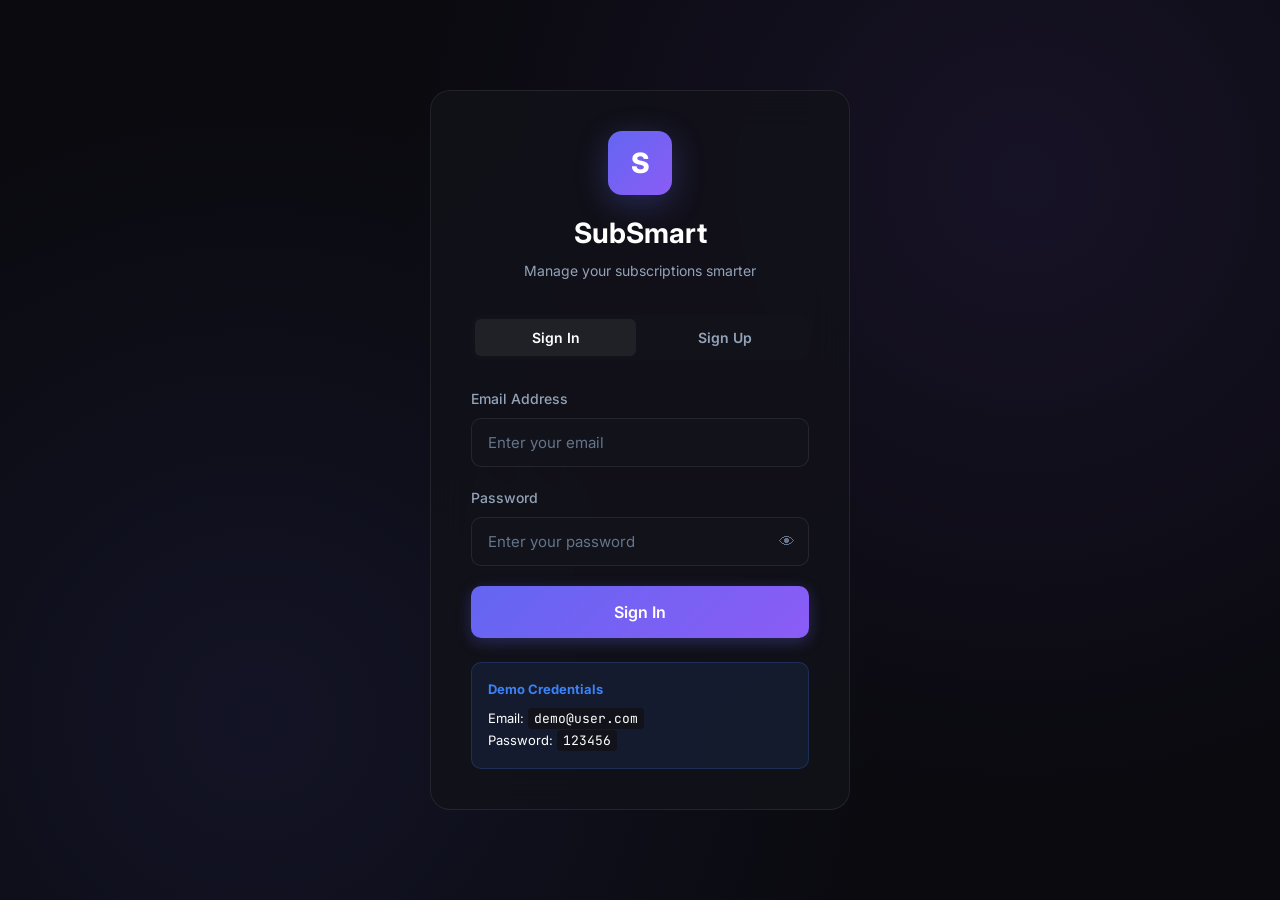
<file: index.html>
<!DOCTYPE html>
<html lang="en">
<head>
  <meta charset="UTF-8">
  <meta name="viewport" content="width=device-width, initial-scale=1.0">
  <title>SubSmart – OTT Subscription Manager</title>
  <link rel="stylesheet" href="css/style.css">
  <style>
    .auth-container {
      min-height: 100vh;
      display: flex;
      align-items: center;
      justify-content: center;
      padding: 20px;
      background: var(--bg-primary);
      position: relative;
      overflow: hidden;
    }

    .auth-bg-pattern {
      position: absolute;
      inset: 0;
      background-image: 
        radial-gradient(circle at 20% 80%, rgba(99, 102, 241, 0.1) 0%, transparent 50%),
        radial-gradient(circle at 80% 20%, rgba(139, 92, 246, 0.1) 0%, transparent 50%);
      pointer-events: none;
    }

    .auth-card {
      width: 100%;
      max-width: 420px;
      background: var(--bg-glass);
      backdrop-filter: blur(20px);
      border: 1px solid var(--border-color);
      border-radius: var(--radius-xl);
      padding: 40px;
      position: relative;
      z-index: 1;
      animation: scaleIn 0.4s ease;
    }

    .auth-logo {
      text-align: center;
      margin-bottom: 32px;
    }

    .auth-logo-icon {
      width: 64px;
      height: 64px;
      background: var(--accent-gradient);
      border-radius: var(--radius-lg);
      display: inline-flex;
      align-items: center;
      justify-content: center;
      font-size: 28px;
      font-weight: 800;
      margin-bottom: 16px;
      box-shadow: 0 8px 32px rgba(99, 102, 241, 0.3);
    }

    .auth-logo h1 {
      font-size: 28px;
      font-weight: 700;
      margin-bottom: 4px;
    }

    .auth-logo p {
      color: var(--text-secondary);
      font-size: 14px;
    }

    .auth-tabs {
      display: flex;
      gap: 8px;
      margin-bottom: 28px;
      background: var(--bg-secondary);
      padding: 4px;
      border-radius: var(--radius-md);
    }

    .auth-tab {
      flex: 1;
      padding: 10px;
      text-align: center;
      font-size: 14px;
      font-weight: 600;
      color: var(--text-secondary);
      border-radius: var(--radius-sm);
      transition: all var(--transition-normal);
    }

    .auth-tab.active {
      background: var(--bg-card-hover);
      color: var(--text-primary);
    }

    .auth-tab:hover:not(.active) {
      color: var(--text-primary);
    }

    .auth-form {
      display: none;
    }

    .auth-form.active {
      display: block;
      animation: fadeIn 0.3s ease;
    }

    .password-strength {
      height: 4px;
      background: var(--bg-tertiary);
      border-radius: var(--radius-full);
      margin-top: 8px;
      overflow: hidden;
    }

    .password-strength-bar {
      height: 100%;
      width: 0%;
      transition: all var(--transition-normal);
      border-radius: var(--radius-full);
    }

    .password-strength-bar.weak { width: 33%; background: var(--danger); }
    .password-strength-bar.medium { width: 66%; background: var(--warning); }
    .password-strength-bar.strong { width: 100%; background: var(--success); }

    .demo-credentials {
      margin-top: 24px;
      padding: 16px;
      background: var(--info-bg);
      border: 1px solid rgba(59, 130, 246, 0.2);
      border-radius: var(--radius-md);
      font-size: 13px;
    }

    .demo-credentials strong {
      color: var(--info);
      display: block;
      margin-bottom: 8px;
    }

    .demo-credentials code {
      font-family: var(--font-mono);
      background: var(--bg-secondary);
      padding: 2px 6px;
      border-radius: 4px;
      color: var(--text-primary);
    }

    .auth-footer {
      text-align: center;
      margin-top: 24px;
      padding-top: 24px;
      border-top: 1px solid var(--border-color);
      font-size: 13px;
      color: var(--text-secondary);
    }

    .auth-footer a {
      color: var(--accent-primary);
      font-weight: 500;
    }

    .auth-footer a:hover {
      text-decoration: underline;
    }

    .checkbox-wrapper {
      display: flex;
      align-items: flex-start;
      gap: 10px;
      margin-bottom: 20px;
    }

    .checkbox-wrapper input[type="checkbox"] {
      width: 18px;
      height: 18px;
      accent-color: var(--accent-primary);
      margin-top: 2px;
    }

    .checkbox-wrapper label {
      font-size: 14px;
      color: var(--text-secondary);
      line-height: 1.5;
    }

    .checkbox-wrapper label a {
      color: var(--accent-primary);
    }

    .error-message {
      display: none;
      padding: 12px 16px;
      background: var(--danger-bg);
      border: 1px solid rgba(239, 68, 68, 0.3);
      border-radius: var(--radius-md);
      color: var(--danger);
      font-size: 14px;
      margin-bottom: 20px;
      align-items: center;
      gap: 8px;
    }

    .error-message.show {
      display: flex;
      animation: shake 0.4s ease;
    }

    .success-animation {
      display: none;
      text-align: center;
      padding: 40px;
    }

    .success-animation.show {
      display: block;
      animation: scaleIn 0.4s ease;
    }

    .success-checkmark {
      width: 80px;
      height: 80px;
      background: var(--success);
      border-radius: 50%;
      display: inline-flex;
      align-items: center;
      justify-content: center;
      font-size: 40px;
      margin-bottom: 20px;
      animation: bounce 0.6s ease;
    }

    .success-animation h3 {
      font-size: 20px;
      margin-bottom: 8px;
    }

    .success-animation p {
      color: var(--text-secondary);
      font-size: 14px;
    }

    @media (max-width: 480px) {
      .auth-card {
        padding: 28px 20px;
      }
    }
  </style>
</head>
<body>
  <div class="auth-container">
    <div class="auth-bg-pattern"></div>
    
    <div class="auth-card">
      <div class="auth-logo">
        <div class="auth-logo-icon">S</div>
        <h1>SubSmart</h1>
        <p>Manage your subscriptions smarter</p>
      </div>

      <div class="auth-tabs">
        <button class="auth-tab active" data-tab="login">Sign In</button>
        <button class="auth-tab" data-tab="signup">Sign Up</button>
      </div>

      <div id="login-form" class="auth-form active">
        <div class="error-message" id="login-error">
          <span>⚠</span>
          <span class="error-text"></span>
        </div>

        <div class="input-group">
          <label class="input-label">Email Address</label>
          <div class="input-wrapper">
            <input type="email" class="input-field" id="login-email" placeholder="Enter your email" required>
          </div>
        </div>

        <div class="input-group">
          <label class="input-label">Password</label>
          <div class="input-wrapper">
            <input type="password" class="input-field" id="login-password" placeholder="Enter your password" required>
            <span class="toggle-password" data-target="login-password">👁</span>
          </div>
        </div>

        <button class="btn btn-primary btn-lg" style="width: 100%" id="login-btn">
          Sign In
        </button>

        <div class="demo-credentials">
          <strong>Demo Credentials</strong>
          Email: <code>demo@user.com</code><br>
          Password: <code>123456</code>
        </div>
      </div>

      <div id="signup-form" class="auth-form">
        <div class="input-group">
          <label class="input-label">Full Name</label>
          <input type="text" class="input-field" id="signup-name" placeholder="Enter your name">
        </div>

        <div class="input-group">
          <label class="input-label">Email Address</label>
          <input type="email" class="input-field" id="signup-email" placeholder="Enter your email" required>
        </div>

        <div class="input-group">
          <label class="input-label">Password</label>
          <div class="input-wrapper">
            <input type="password" class="input-field" id="signup-password" placeholder="Create a password" required>
            <span class="toggle-password" data-target="signup-password">👁</span>
          </div>
          <div class="password-strength">
            <div class="password-strength-bar" id="password-strength"></div>
          </div>
        </div>

        <div class="input-group">
          <label class="input-label">Confirm Password</label>
          <div class="input-wrapper">
            <input type="password" class="input-field" id="signup-confirm" placeholder="Confirm your password" required>
            <span class="toggle-password" data-target="signup-confirm">👁</span>
          </div>
        </div>

        <div class="checkbox-wrapper">
          <input type="checkbox" id="terms">
          <label for="terms">I agree to the <a href="#">Terms of Service</a> and <a href="#">Privacy Policy</a></label>
        </div>

        <button class="btn btn-primary btn-lg" style="width: 100%" id="signup-btn">
          Create Account
        </button>
      </div>

      <div id="success-animation" class="success-animation">
        <div class="success-checkmark">✓</div>
        <h3>Welcome!</h3>
        <p>Redirecting to your dashboard...</p>
      </div>
    </div>
  </div>

  <script src="js/data.js"></script>
  <script>
    document.addEventListener('DOMContentLoaded', () => {
      if (Auth.isAuthenticated()) {
        window.location.href = 'dashboard.html';
        return;
      }

      const tabs = document.querySelectorAll('.auth-tab');
      const forms = document.querySelectorAll('.auth-form');
      const loginBtn = document.getElementById('login-btn');
      const signupBtn = document.getElementById('signup-btn');
      const loginError = document.getElementById('login-error');
      const passwordStrength = document.getElementById('password-strength');

      tabs.forEach(tab => {
        tab.addEventListener('click', () => {
          const targetTab = tab.dataset.tab;
          
          tabs.forEach(t => t.classList.remove('active'));
          tab.classList.add('active');
          
          forms.forEach(form => {
            form.classList.remove('active');
            if (form.id === `${targetTab}-form`) {
              form.classList.add('active');
            }
          });
          
          loginError.classList.remove('show');
        });
      });

      document.querySelectorAll('.toggle-password').forEach(toggle => {
        toggle.addEventListener('click', () => {
          const input = document.getElementById(toggle.dataset.target);
          input.type = input.type === 'password' ? 'text' : 'password';
          toggle.textContent = input.type === 'password' ? '👁' : '🙈';
        });
      });

      const checkPasswordStrength = (password) => {
        let strength = 0;
        if (password.length >= 6) strength++;
        if (password.length >= 10) strength++;
        if (/[A-Z]/.test(password) && /[a-z]/.test(password)) strength++;
        if (/[0-9]/.test(password)) strength++;
        if (/[^A-Za-z0-9]/.test(password)) strength++;
        
        return strength;
      };

      document.getElementById('signup-password').addEventListener('input', (e) => {
        const strength = checkPasswordStrength(e.target.value);
        passwordStrength.className = 'password-strength-bar';
        if (strength <= 2) passwordStrength.classList.add('weak');
        else if (strength <= 3) passwordStrength.classList.add('medium');
        else passwordStrength.classList.add('strong');
      });

      loginBtn.addEventListener('click', async () => {
        const email = document.getElementById('login-email').value.trim();
        const password = document.getElementById('login-password').value;

        if (!email || !password) {
          loginError.querySelector('.error-text').textContent = 'Please fill in all fields';
          loginError.classList.add('show');
          return;
        }

        if (!this.validateEmail(email)) {
          loginError.querySelector('.error-text').textContent = 'Please enter a valid email address';
          loginError.classList.add('show');
          return;
        }

        UI.showLoading(loginBtn);
        loginError.classList.remove('show');

        try {
          await Auth.login(email, password);
          document.getElementById('login-form').style.display = 'none';
          document.querySelector('.auth-logo').style.display = 'none';
          document.querySelector('.auth-tabs').style.display = 'none';
          document.getElementById('success-animation').classList.add('show');
          
          setTimeout(() => {
            window.location.href = 'dashboard.html';
          }, 1500);
        } catch (error) {
          loginError.querySelector('.error-text').textContent = error.message;
          loginError.classList.add('show');
          UI.hideLoading(loginBtn);
        }
      });

      signupBtn.addEventListener('click', async () => {
        const name = document.getElementById('signup-name').value.trim();
        const email = document.getElementById('signup-email').value.trim();
        const password = document.getElementById('signup-password').value;
        const confirm = document.getElementById('signup-confirm').value;
        const terms = document.getElementById('terms').checked;

        if (!email || !password || !confirm) {
          UI.showToast('Please fill in all required fields', 'error');
          return;
        }

        if (!this.validateEmail(email)) {
          UI.showToast('Please enter a valid email address', 'error');
          return;
        }

        if (password.length < 6) {
          UI.showToast('Password must be at least 6 characters', 'error');
          return;
        }

        if (password !== confirm) {
          UI.showToast('Passwords do not match', 'error');
          return;
        }

        if (!terms) {
          UI.showToast('Please accept the terms and conditions', 'error');
          return;
        }

        UI.showLoading(signupBtn);

        try {
          await Auth.signup(email, password, name);
          document.getElementById('signup-form').style.display = 'none';
          document.querySelector('.auth-logo').style.display = 'none';
          document.querySelector('.auth-tabs').style.display = 'none';
          document.getElementById('success-animation').classList.add('show');
          
          setTimeout(() => {
            window.location.href = 'dashboard.html';
          }, 1500);
        } catch (error) {
          UI.showToast('An error occurred. Please try again.', 'error');
          UI.hideLoading(signupBtn);
        }
      });

      this.validateEmail = (email) => {
        return /^[^\s@]+@[^\s@]+\.[^\s@]+$/.test(email);
      };
    });
  </script>
</body>
</html>
</file>
<file: css/style.css>
@import url('https://fonts.googleapis.com/css2?family=Inter:wght@300;400;500;600;700;800&family=JetBrains+Mono:wght@400;500;600&display=swap');

:root {
  --bg-primary: #0a0a0f;
  --bg-secondary: #12121a;
  --bg-tertiary: #1a1a25;
  --bg-card: rgba(255, 255, 255, 0.03);
  --bg-card-hover: rgba(255, 255, 255, 0.06);
  --bg-glass: rgba(18, 18, 26, 0.8);
  
  --accent-primary: #6366f1;
  --accent-secondary: #8b5cf6;
  --accent-gradient: linear-gradient(135deg, #6366f1, #8b5cf6);
  --accent-gradient-hover: linear-gradient(135deg, #7c7ff7, #9d7af8);
  
  --success: #10b981;
  --success-bg: rgba(16, 185, 129, 0.1);
  --warning: #f59e0b;
  --warning-bg: rgba(245, 158, 11, 0.1);
  --danger: #ef4444;
  --danger-bg: rgba(239, 68, 68, 0.1);
  --info: #3b82f6;
  --info-bg: rgba(59, 130, 246, 0.1);
  
  --text-primary: #ffffff;
  --text-secondary: #94a3b8;
  --text-muted: #64748b;
  --text-dim: #475569;
  
  --border-color: rgba(255, 255, 255, 0.08);
  --border-color-light: rgba(255, 255, 255, 0.12);
  
  --shadow-sm: 0 2px 8px rgba(0, 0, 0, 0.3);
  --shadow-md: 0 4px 16px rgba(0, 0, 0, 0.4);
  --shadow-lg: 0 8px 32px rgba(0, 0, 0, 0.5);
  --shadow-glow: 0 0 40px rgba(99, 102, 241, 0.15);
  
  --radius-sm: 6px;
  --radius-md: 10px;
  --radius-lg: 14px;
  --radius-xl: 20px;
  --radius-full: 9999px;
  
  --transition-fast: 150ms ease;
  --transition-normal: 200ms ease;
  --transition-slow: 300ms ease;
  --transition-spring: 400ms cubic-bezier(0.34, 1.56, 0.64, 1);
  
  --font-sans: 'Inter', -apple-system, BlinkMacSystemFont, sans-serif;
  --font-mono: 'JetBrains Mono', monospace;
  
  --sidebar-width: 260px;
  --header-height: 64px;
  --bottom-nav-height: 64px;
}

*, *::before, *::after {
  margin: 0;
  padding: 0;
  box-sizing: border-box;
}

html {
  font-size: 16px;
  scroll-behavior: smooth;
}

body {
  font-family: var(--font-sans);
  background: var(--bg-primary);
  color: var(--text-primary);
  line-height: 1.6;
  min-height: 100vh;
  overflow-x: hidden;
  -webkit-font-smoothing: antialiased;
  -moz-osx-font-smoothing: grayscale;
}

::selection {
  background: var(--accent-primary);
  color: white;
}

::-webkit-scrollbar {
  width: 8px;
  height: 8px;
}

::-webkit-scrollbar-track {
  background: var(--bg-secondary);
}

::-webkit-scrollbar-thumb {
  background: var(--text-dim);
  border-radius: var(--radius-full);
}

::-webkit-scrollbar-thumb:hover {
  background: var(--text-muted);
}

a {
  text-decoration: none;
  color: inherit;
}

button {
  font-family: inherit;
  cursor: pointer;
  border: none;
  background: none;
}

input, select, textarea {
  font-family: inherit;
  font-size: inherit;
}

img {
  max-width: 100%;
  height: auto;
}

.container {
  width: 100%;
  max-width: 1400px;
  margin: 0 auto;
  padding: 0 24px;
}

.glass-card {
  background: var(--bg-card);
  backdrop-filter: blur(20px);
  -webkit-backdrop-filter: blur(20px);
  border: 1px solid var(--border-color);
  border-radius: var(--radius-lg);
  transition: all var(--transition-normal);
}

.glass-card:hover {
  background: var(--bg-card-hover);
  border-color: var(--border-color-light);
  transform: translateY(-2px);
  box-shadow: var(--shadow-lg);
}

.btn {
  display: inline-flex;
  align-items: center;
  justify-content: center;
  gap: 8px;
  padding: 12px 24px;
  font-size: 14px;
  font-weight: 600;
  border-radius: var(--radius-md);
  transition: all var(--transition-normal);
  position: relative;
  overflow: hidden;
}

.btn-primary {
  background: var(--accent-gradient);
  color: white;
  box-shadow: 0 4px 15px rgba(99, 102, 241, 0.3);
}

.btn-primary:hover {
  background: var(--accent-gradient-hover);
  transform: translateY(-2px);
  box-shadow: 0 6px 20px rgba(99, 102, 241, 0.4);
}

.btn-primary:active {
  transform: translateY(0);
}

.btn-secondary {
  background: transparent;
  color: var(--text-primary);
  border: 1px solid var(--border-color-light);
}

.btn-secondary:hover {
  background: var(--bg-card);
  border-color: var(--accent-primary);
}

.btn-ghost {
  background: transparent;
  color: var(--text-secondary);
}

.btn-ghost:hover {
  background: var(--bg-card);
  color: var(--text-primary);
}

.btn-danger {
  background: var(--danger);
  color: white;
}

.btn-danger:hover {
  background: #dc2626;
  transform: translateY(-2px);
}

.btn-success {
  background: var(--success);
  color: white;
}

.btn-sm {
  padding: 8px 16px;
  font-size: 13px;
}

.btn-lg {
  padding: 16px 32px;
  font-size: 16px;
}

.btn-icon {
  padding: 10px;
  border-radius: var(--radius-md);
}

.btn:disabled {
  opacity: 0.5;
  cursor: not-allowed;
  transform: none !important;
}

.btn .spinner {
  width: 16px;
  height: 16px;
  border: 2px solid rgba(255, 255, 255, 0.3);
  border-top-color: white;
  border-radius: 50%;
  animation: spin 0.8s linear infinite;
}

.input-group {
  margin-bottom: 20px;
}

.input-label {
  display: block;
  font-size: 14px;
  font-weight: 500;
  color: var(--text-secondary);
  margin-bottom: 8px;
}

.input-field {
  width: 100%;
  padding: 14px 16px;
  background: var(--bg-secondary);
  border: 1px solid var(--border-color);
  border-radius: var(--radius-md);
  color: var(--text-primary);
  font-size: 15px;
  transition: all var(--transition-normal);
}

.input-field:focus {
  outline: none;
  border-color: var(--accent-primary);
  box-shadow: 0 0 0 3px rgba(99, 102, 241, 0.1);
}

.input-field::placeholder {
  color: var(--text-muted);
}

.input-field.error {
  border-color: var(--danger);
  animation: shake 0.4s ease;
}

.input-error {
  font-size: 13px;
  color: var(--danger);
  margin-top: 6px;
  display: flex;
  align-items: center;
  gap: 6px;
}

.input-wrapper {
  position: relative;
}

.input-wrapper .toggle-password {
  position: absolute;
  right: 14px;
  top: 50%;
  transform: translateY(-50%);
  color: var(--text-muted);
  cursor: pointer;
  transition: color var(--transition-fast);
}

.input-wrapper .toggle-password:hover {
  color: var(--text-secondary);
}

.badge {
  display: inline-flex;
  align-items: center;
  padding: 4px 10px;
  font-size: 12px;
  font-weight: 600;
  border-radius: var(--radius-full);
  text-transform: uppercase;
  letter-spacing: 0.5px;
}

.badge-success {
  background: var(--success-bg);
  color: var(--success);
}

.badge-warning {
  background: var(--warning-bg);
  color: var(--warning);
}

.badge-danger {
  background: var(--danger-bg);
  color: var(--danger);
}

.badge-info {
  background: var(--info-bg);
  color: var(--info);
}

.badge-neutral {
  background: rgba(100, 116, 139, 0.1);
  color: var(--text-secondary);
}

.page {
  animation: fadeIn 0.3s ease;
}

@keyframes fadeIn {
  from {
    opacity: 0;
    transform: translateY(10px);
  }
  to {
    opacity: 1;
    transform: translateY(0);
  }
}

@keyframes slideIn {
  from {
    opacity: 0;
    transform: translateX(-20px);
  }
  to {
    opacity: 1;
    transform: translateX(0);
  }
}

@keyframes slideUp {
  from {
    opacity: 0;
    transform: translateY(20px);
  }
  to {
    opacity: 1;
    transform: translateY(0);
  }
}

@keyframes scaleIn {
  from {
    opacity: 0;
    transform: scale(0.95);
  }
  to {
    opacity: 1;
    transform: scale(1);
  }
}

@keyframes shake {
  0%, 100% { transform: translateX(0); }
  20%, 60% { transform: translateX(-8px); }
  40%, 80% { transform: translateX(8px); }
}

@keyframes spin {
  to { transform: rotate(360deg); }
}

@keyframes pulse {
  0%, 100% { opacity: 1; }
  50% { opacity: 0.6; }
}

@keyframes shimmer {
  0% { background-position: -200% 0; }
  100% { background-position: 200% 0; }
}

@keyframes bounce {
  0%, 100% { transform: translateY(0); }
  50% { transform: translateY(-5px); }
}

@keyframes glow {
  0%, 100% { box-shadow: 0 0 20px rgba(99, 102, 241, 0.3); }
  50% { box-shadow: 0 0 40px rgba(99, 102, 241, 0.5); }
}

@keyframes countUp {
  from { opacity: 0; transform: translateY(10px); }
  to { opacity: 1; transform: translateY(0); }
}

@keyframes checkmark {
  0% { stroke-dashoffset: 24; }
  100% { stroke-dashoffset: 0; }
}

@keyframes float {
  0%, 100% { transform: translateY(0); }
  50% { transform: translateY(-10px); }
}

.animate-slide-up {
  animation: slideUp 0.4s ease forwards;
}

.animate-scale-in {
  animation: scaleIn 0.3s ease forwards;
}

.skeleton {
  background: linear-gradient(90deg, var(--bg-secondary) 25%, var(--bg-tertiary) 50%, var(--bg-secondary) 75%);
  background-size: 200% 100%;
  animation: shimmer 1.5s infinite;
  border-radius: var(--radius-md);
}

.modal-overlay {
  position: fixed;
  inset: 0;
  background: rgba(0, 0, 0, 0.7);
  backdrop-filter: blur(4px);
  display: flex;
  align-items: center;
  justify-content: center;
  z-index: 1000;
  animation: fadeIn 0.2s ease;
  padding: 20px;
}

.modal-content {
  background: var(--bg-secondary);
  border: 1px solid var(--border-color);
  border-radius: var(--radius-xl);
  width: 100%;
  max-width: 480px;
  max-height: 90vh;
  overflow-y: auto;
  animation: scaleIn 0.3s ease;
}

.modal-header {
  padding: 24px;
  border-bottom: 1px solid var(--border-color);
  display: flex;
  align-items: center;
  justify-content: space-between;
}

.modal-title {
  font-size: 20px;
  font-weight: 600;
}

.modal-body {
  padding: 24px;
}

.modal-footer {
  padding: 20px 24px;
  border-top: 1px solid var(--border-color);
  display: flex;
  gap: 12px;
  justify-content: flex-end;
}

.toast-container {
  position: fixed;
  top: 20px;
  right: 20px;
  z-index: 2000;
  display: flex;
  flex-direction: column;
  gap: 10px;
}

.toast {
  padding: 16px 20px;
  background: var(--bg-secondary);
  border: 1px solid var(--border-color);
  border-radius: var(--radius-md);
  box-shadow: var(--shadow-lg);
  display: flex;
  align-items: center;
  gap: 12px;
  animation: slideIn 0.3s ease;
  min-width: 300px;
}

.toast-success {
  border-left: 3px solid var(--success);
}

.toast-error {
  border-left: 3px solid var(--danger);
}

.toast-warning {
  border-left: 3px solid var(--warning);
}

.toast-info {
  border-left: 3px solid var(--info);
}

.toast-icon {
  font-size: 20px;
}

.toast-message {
  flex: 1;
  font-size: 14px;
}

.toast-close {
  color: var(--text-muted);
  cursor: pointer;
  transition: color var(--transition-fast);
}

.toast-close:hover {
  color: var(--text-primary);
}

.empty-state {
  text-align: center;
  padding: 60px 20px;
}

.empty-state-icon {
  font-size: 64px;
  margin-bottom: 20px;
  opacity: 0.5;
}

.empty-state-title {
  font-size: 20px;
  font-weight: 600;
  margin-bottom: 8px;
}

.empty-state-text {
  color: var(--text-secondary);
  margin-bottom: 24px;
}

.divider {
  height: 1px;
  background: var(--border-color);
  margin: 20px 0;
}

.text-gradient {
  background: var(--accent-gradient);
  -webkit-background-clip: text;
  -webkit-text-fill-color: transparent;
  background-clip: text;
}

.text-mono {
  font-family: var(--font-mono);
}

.flex {
  display: flex;
}

.flex-col {
  flex-direction: column;
}

.items-center {
  align-items: center;
}

.justify-center {
  justify-content: center;
}

.justify-between {
  justify-content: space-between;
}

.gap-1 { gap: 4px; }
.gap-2 { gap: 8px; }
.gap-3 { gap: 12px; }
.gap-4 { gap: 16px; }
.gap-5 { gap: 20px; }
.gap-6 { gap: 24px; }

.text-sm { font-size: 13px; }
.text-base { font-size: 15px; }
.text-lg { font-size: 18px; }
.text-xl { font-size: 20px; }
.text-2xl { font-size: 24px; }
.text-3xl { font-size: 32px; }
.text-4xl { font-size: 40px; }

.font-medium { font-weight: 500; }
.font-semibold { font-weight: 600; }
.font-bold { font-weight: 700; }

.text-primary { color: var(--text-primary); }
.text-secondary { color: var(--text-secondary); }
.text-muted { color: var(--text-muted); }

.sr-only {
  position: absolute;
  width: 1px;
  height: 1px;
  padding: 0;
  margin: -1px;
  overflow: hidden;
  clip: rect(0, 0, 0, 0);
  white-space: nowrap;
  border: 0;
}

.platform-logo {
  width: 48px;
  height: 48px;
  border-radius: var(--radius-md);
  display: flex;
  align-items: center;
  justify-content: center;
  font-weight: 700;
  font-size: 18px;
  color: white;
}

.platform-logo.netflix { background: #E50914; }
.platform-logo.prime { background: #00A8E1; }
.platform-logo.hotstar { background: #1F80E0; }
.platform-logo.spotify { background: #1DB954; }
.platform-logo.youtube { background: #FF0000; }

.platform-logo.lg {
  width: 80px;
  height: 80px;
  font-size: 28px;
  border-radius: var(--radius-lg);
}

.countdown {
  font-family: var(--font-mono);
  font-size: 14px;
  font-weight: 600;
  padding: 6px 12px;
  background: var(--bg-tertiary);
  border-radius: var(--radius-sm);
  display: inline-flex;
  align-items: center;
  gap: 6px;
}

.countdown-days {
  color: var(--success);
}

.countdown-days.warning {
  color: var(--warning);
}

.countdown-days.danger {
  color: var(--danger);
}

@media (max-width: 768px) {
  :root {
    --sidebar-width: 0px;
  }
  
  .container {
    padding: 0 16px;
  }
  
  .modal-content {
    max-width: 100%;
    margin: 10px;
  }
  
  .toast-container {
    left: 20px;
    right: 20px;
  }
  
  .toast {
    min-width: auto;
  }
}

@media (prefers-reduced-motion: reduce) {
  *, *::before, *::after {
    animation-duration: 0.01ms !important;
    animation-iteration-count: 1 !important;
    transition-duration: 0.01ms !important;
  }
}
</file>
